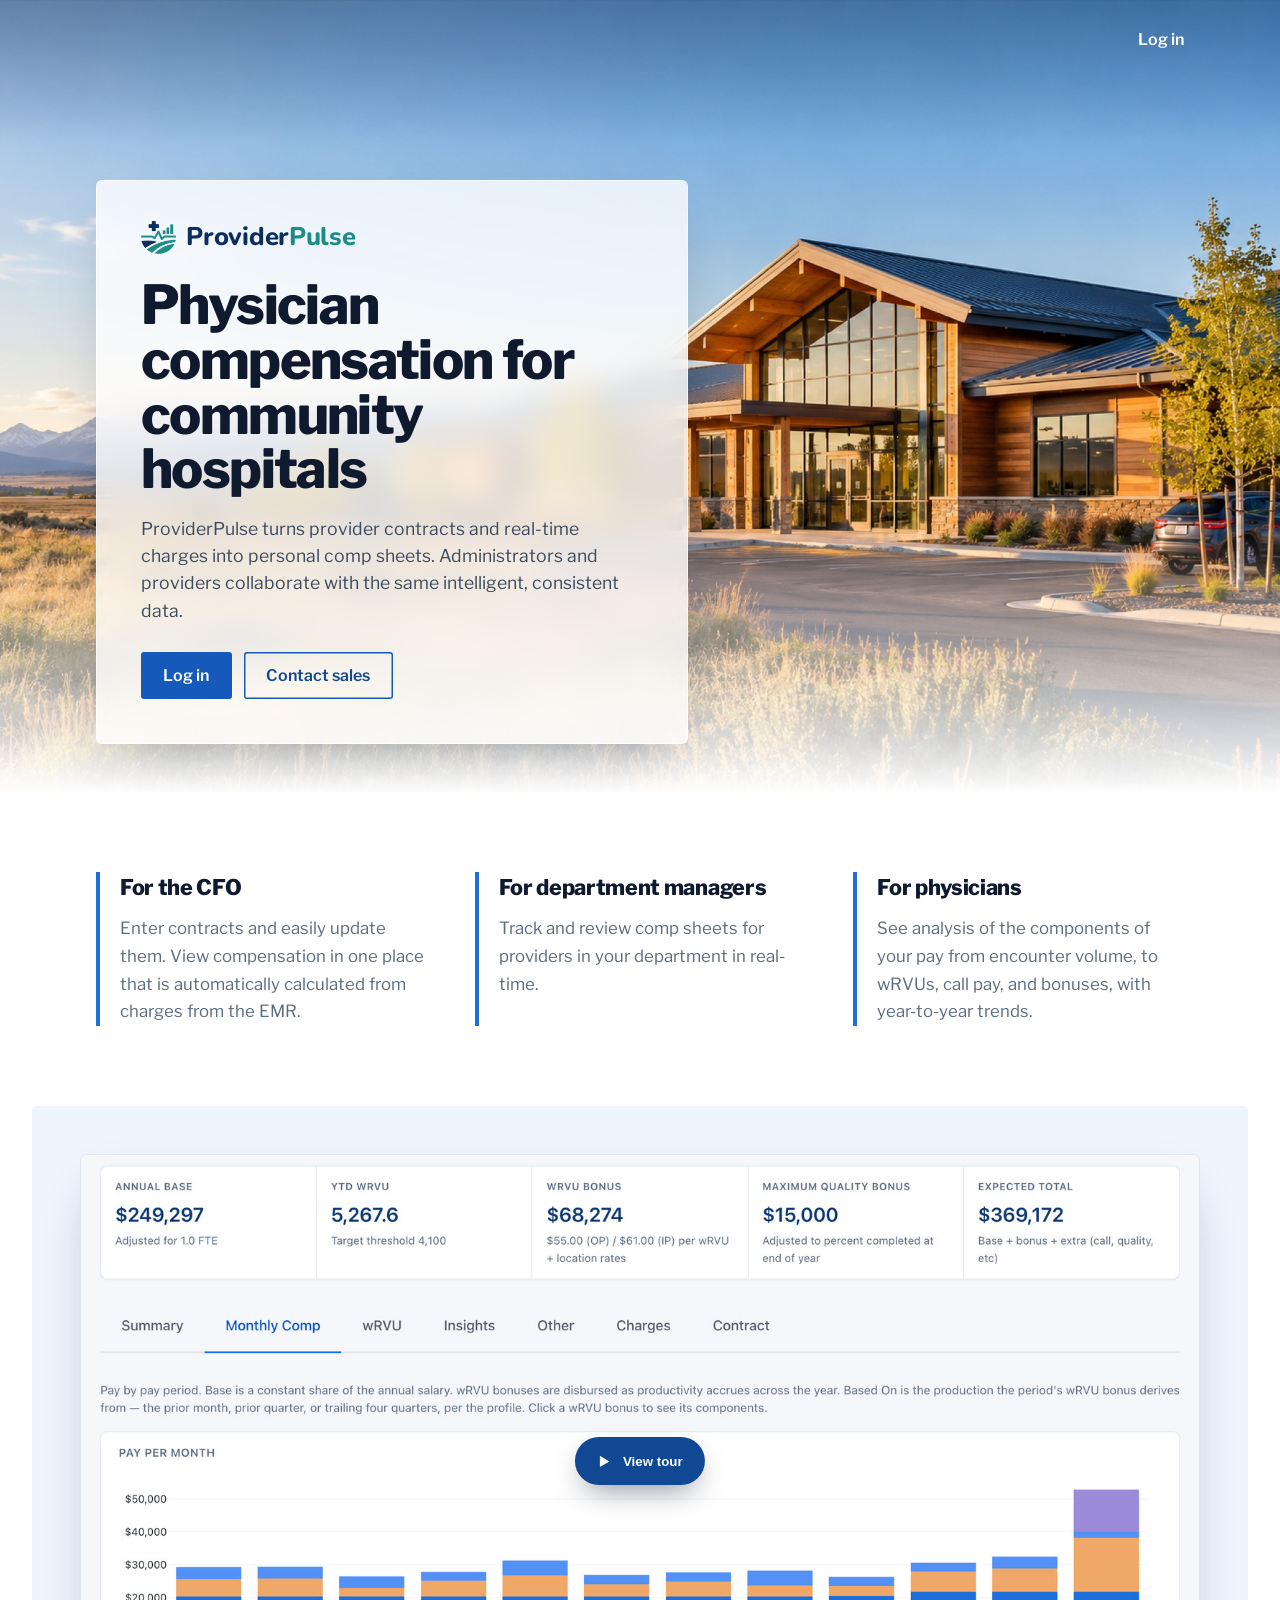
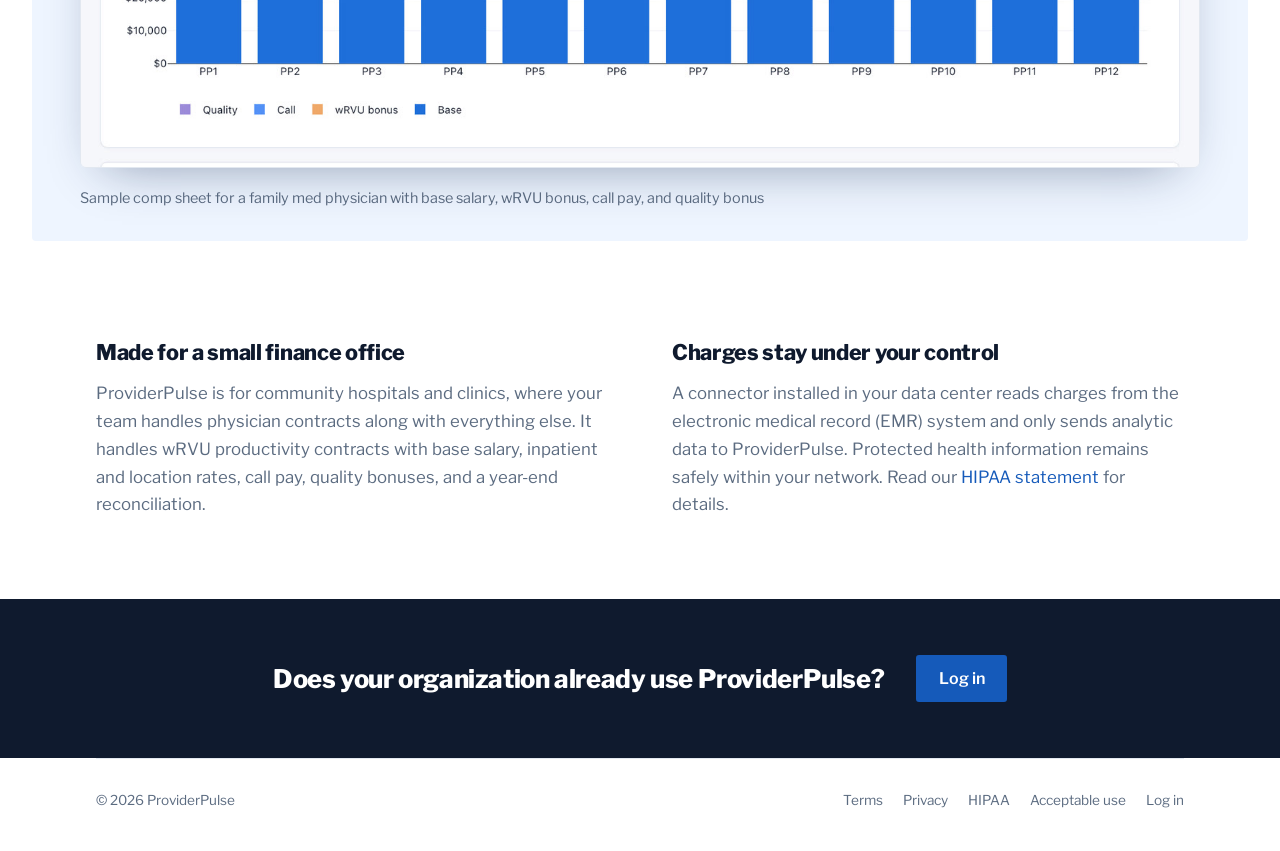
<file: index.html>
<!doctype html>
<html lang="en">
  <head>
    <meta charset="UTF-8" />
    <meta name="viewport" content="width=device-width, initial-scale=1.0" />
    <title>
      ProviderPulse: physician compensation for community hospitals and clinics
    </title>
    <meta
      name="description"
      content="ProviderPulse simplifies management of provider compensation through intelligent comp sheets. Built for community hospitals and clinics."
    />
    <link rel="icon" type="image/png" href="logo-icon.png" />
    <link rel="preconnect" href="https://fonts.googleapis.com" />
    <link rel="preconnect" href="https://fonts.gstatic.com" crossorigin />
    <link
      rel="stylesheet"
      href="https://fonts.googleapis.com/css2?family=Libre+Franklin:wght@400;500;600;800&family=Nunito:wght@800&display=swap"
    />
    <link rel="stylesheet" href="styles/landing.css" />
  </head>
  <body>
    <header class="co-hero">
      <img class="co-hero-img" src="landing/hospital.jpg" />
      <nav class="co-nav">
        <a
          class="co-nav-login"
          href="https://app.getproviderpulse.com/login.html"
          >Log in</a
        >
      </nav>
      <div class="co-hero-text">
        <div class="co-hero-panel">
          <a class="wordmark" href="/"
            ><img src="logo-mark.png" alt="" /><span
              >Provider<b>Pulse</b></span
            ></a
          >
          <h1>Physician compensation for community hospitals</h1>
          <p>
            ProviderPulse turns provider contracts and real-time charges into
            personal comp sheets. Administrators and providers collaborate with
            the same intelligent, consistent data.
          </p>
          <div class="co-actions">
            <a class="co-btn" href="https://app.getproviderpulse.com/login.html"
              >Log in</a
            >
            <a
              class="co-btn co-btn-ghost"
              href="mailto:welcome@getproviderpulse.com?subject=ProviderPulse%20demo%20request&amp;body=Hello%2C%0A%0AI%27d%20like%20to%20learn%20more%20about%20ProviderPulse%20for%20our%20organization.%0A%0AName%3A%0AClinic%3A%0ANumber%20of%20providers%3A%0ABest%20way%20to%20reach%20me%3A%0A"
              >Contact sales</a
            >
          </div>
        </div>
      </div>
    </header>

    <main>
      <section class="co-roles">
        <article>
          <h2>For the CFO</h2>
          <p>
            Enter contracts and easily update them. View compensation in one
            place that is automatically calculated from charges from the EMR.
          </p>
        </article>
        <article>
          <h2>For department managers</h2>
          <p>
            Track and review comp sheets for providers in your department in
            real-time.
          </p>
        </article>
        <article>
          <h2>For physicians</h2>
          <p>
            See analysis of the components of your pay from encounter volume, to
            wRVUs, call pay, and bonuses, with year-to-year trends.
          </p>
        </article>
      </section>

      <section class="co-shot">
        <figure>
          <button class="co-shot-open" type="button" aria-haspopup="dialog">
            <img
              src="landing/compsheet.jpg"
              alt="A ProviderPulse comp sheet showing annual base, wRVUs, bonus, and pay by month"
              loading="lazy"
            />
            <span class="co-play">
              <svg viewBox="0 0 24 24" aria-hidden="true">
                <path d="M8 5.5v13l11-6.5z" />
              </svg>
              View tour
            </span>
          </button>
          <figcaption>
            Sample comp sheet for a family med physician with base salary, wRVU
            bonus, call pay, and quality bonus
          </figcaption>
        </figure>
      </section>

      <dialog class="co-tour" aria-label="ProviderPulse tour">
        <video
          src="landing/providerpulse-tour.mp4"
          poster="landing/providerpulse-tour-poster.jpg"
          controls
          playsinline
          preload="none"
        ></video>
        <button class="co-tour-close" type="button" aria-label="Close tour">
          <svg viewBox="0 0 24 24" aria-hidden="true">
            <path d="M6 6l12 12M18 6L6 18" />
          </svg>
        </button>
      </dialog>

      <section class="co-split">
        <div>
          <h2>Made for a small finance office</h2>
          <p>
            ProviderPulse is for community hospitals and clinics, where your
            team handles physician contracts along with everything else. It
            handles wRVU productivity contracts with base salary, inpatient and
            location rates, call pay, quality bonuses, and a year-end
            reconciliation.
          </p>
        </div>
        <div>
          <h2>Charges stay under your control</h2>
          <p>
            A connector installed in your data center reads charges from the
            electronic medical record (EMR) system and only sends analytic data
            to ProviderPulse. Protected health information remains safely within
            your network. Read our
            <a href="hipaa.html">HIPAA statement</a>
            for details.
          </p>
        </div>
      </section>

      <section class="co-close">
        <h2>Does your organization already use ProviderPulse?</h2>
        <a class="co-btn" href="https://app.getproviderpulse.com/login.html"
          >Log in</a
        >
      </section>
    </main>

    <footer class="lp-footer">
      <span>&copy; 2026 ProviderPulse</span>
      <nav>
        <a href="terms.html">Terms</a>
        <a href="privacy.html">Privacy</a>
        <a href="hipaa.html">HIPAA</a>
        <a href="aup.html">Acceptable use</a>
        <a href="https://app.getproviderpulse.com/login.html">Log in</a>
      </nav>
    </footer>

    <script>
      // Screenshot opens the tour in a modal. Closing pauses it.
      const tour = document.querySelector(".co-tour");
      const tourVideo = tour.querySelector("video");
      document.querySelector(".co-shot-open").addEventListener("click", () => {
        tour.showModal();
        tourVideo.load(); // start over from the beginning
        tourVideo.play();
      });
      tour
        .querySelector(".co-tour-close")
        .addEventListener("click", () => tour.close());
      tour.addEventListener("click", (e) => {
        if (e.target === tour) tour.close(); // backdrop click
      });
      tour.addEventListener("close", () => tourVideo.pause());
    </script>
  </body>
</html>
</file>
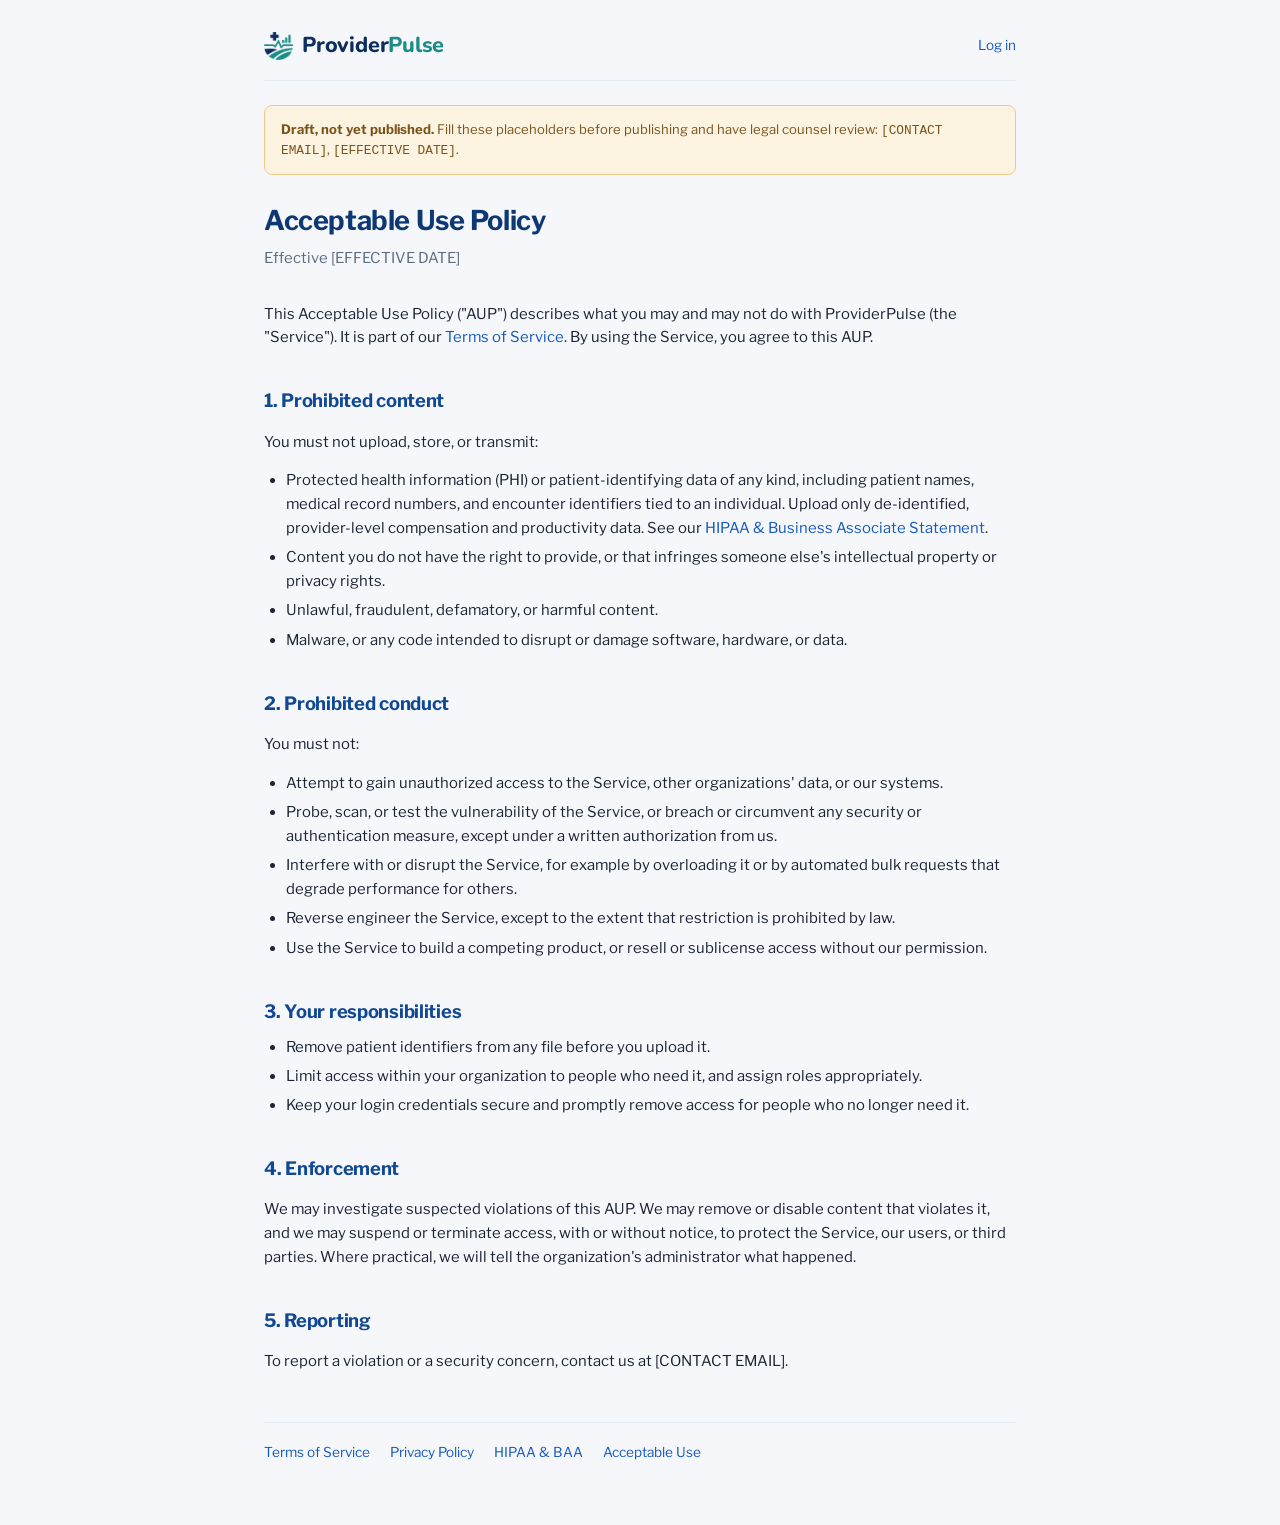
<file: aup.html>
<!doctype html>
<html lang="en">
  <head>
    <meta charset="UTF-8" />
    <meta name="viewport" content="width=device-width, initial-scale=1.0" />
    <title>Acceptable Use Policy · ProviderPulse</title>
    <link rel="icon" type="image/png" href="logo-icon.png" />
    <link rel="preconnect" href="https://fonts.googleapis.com" />
    <link rel="preconnect" href="https://fonts.gstatic.com" crossorigin />
    <link
      rel="stylesheet"
      href="https://fonts.googleapis.com/css2?family=Libre+Franklin:wght@400;500;600;800&family=Nunito:wght@800&display=swap"
    />
    <link rel="stylesheet" href="styles/legal.css" />
  </head>
  <body>
    <div class="legal-shell">
      <header class="legal-header">
        <a href="/" class="wordmark"><img src="logo-mark.png" alt="" /><span>Provider<b>Pulse</b></span></a>
        <a href="https://app.getproviderpulse.com/login.html">Log in</a>
      </header>

      <div class="legal-draft-note">
        <strong>Draft, not yet published.</strong> Fill these placeholders before
        publishing and have legal counsel review:
        <code>[CONTACT EMAIL]</code>, <code>[EFFECTIVE DATE]</code>.
      </div>

      <main class="legal-prose">
        <h1>Acceptable Use Policy</h1>
        <p class="legal-effective">Effective [EFFECTIVE DATE]</p>

        <p>
          This Acceptable Use Policy ("AUP") describes what you may and may not do with
          ProviderPulse (the "Service"). It is part of our
          <a href="terms.html">Terms of Service</a>. By using the Service, you agree to this
          AUP.
        </p>

        <h2>1. Prohibited content</h2>
        <p>You must not upload, store, or transmit:</p>
        <ul>
          <li>Protected health information (PHI) or patient-identifying data of any kind,
            including patient names, medical record numbers, and encounter identifiers tied to
            an individual. Upload only de-identified, provider-level compensation and
            productivity data. See our
            <a href="hipaa.html">HIPAA &amp; Business Associate Statement</a>.</li>
          <li>Content you do not have the right to provide, or that infringes someone else's
            intellectual property or privacy rights.</li>
          <li>Unlawful, fraudulent, defamatory, or harmful content.</li>
          <li>Malware, or any code intended to disrupt or damage software, hardware, or
            data.</li>
        </ul>

        <h2>2. Prohibited conduct</h2>
        <p>You must not:</p>
        <ul>
          <li>Attempt to gain unauthorized access to the Service, other organizations' data,
            or our systems.</li>
          <li>Probe, scan, or test the vulnerability of the Service, or breach or circumvent
            any security or authentication measure, except under a written authorization from
            us.</li>
          <li>Interfere with or disrupt the Service, for example by overloading it or by
            automated bulk requests that degrade performance for others.</li>
          <li>Reverse engineer the Service, except to the extent that restriction is
            prohibited by law.</li>
          <li>Use the Service to build a competing product, or resell or sublicense access
            without our permission.</li>
        </ul>

        <h2>3. Your responsibilities</h2>
        <ul>
          <li>Remove patient identifiers from any file before you upload it.</li>
          <li>Limit access within your organization to people who need it, and assign roles
            appropriately.</li>
          <li>Keep your login credentials secure and promptly remove access for people who no
            longer need it.</li>
        </ul>

        <h2>4. Enforcement</h2>
        <p>
          We may investigate suspected violations of this AUP. We may remove or disable content
          that violates it, and we may suspend or terminate access, with or without notice, to
          protect the Service, our users, or third parties. Where practical, we will tell the
          organization's administrator what happened.
        </p>

        <h2>5. Reporting</h2>
        <p>
          To report a violation or a security concern, contact us at [CONTACT EMAIL].
        </p>
      </main>

      <footer class="legal-footer">
        <a href="terms.html">Terms of Service</a>
        <a href="privacy.html">Privacy Policy</a>
        <a href="hipaa.html">HIPAA &amp; BAA</a>
        <a href="aup.html">Acceptable Use</a>
      </footer>
    </div>
  </body>
</html>
</file>
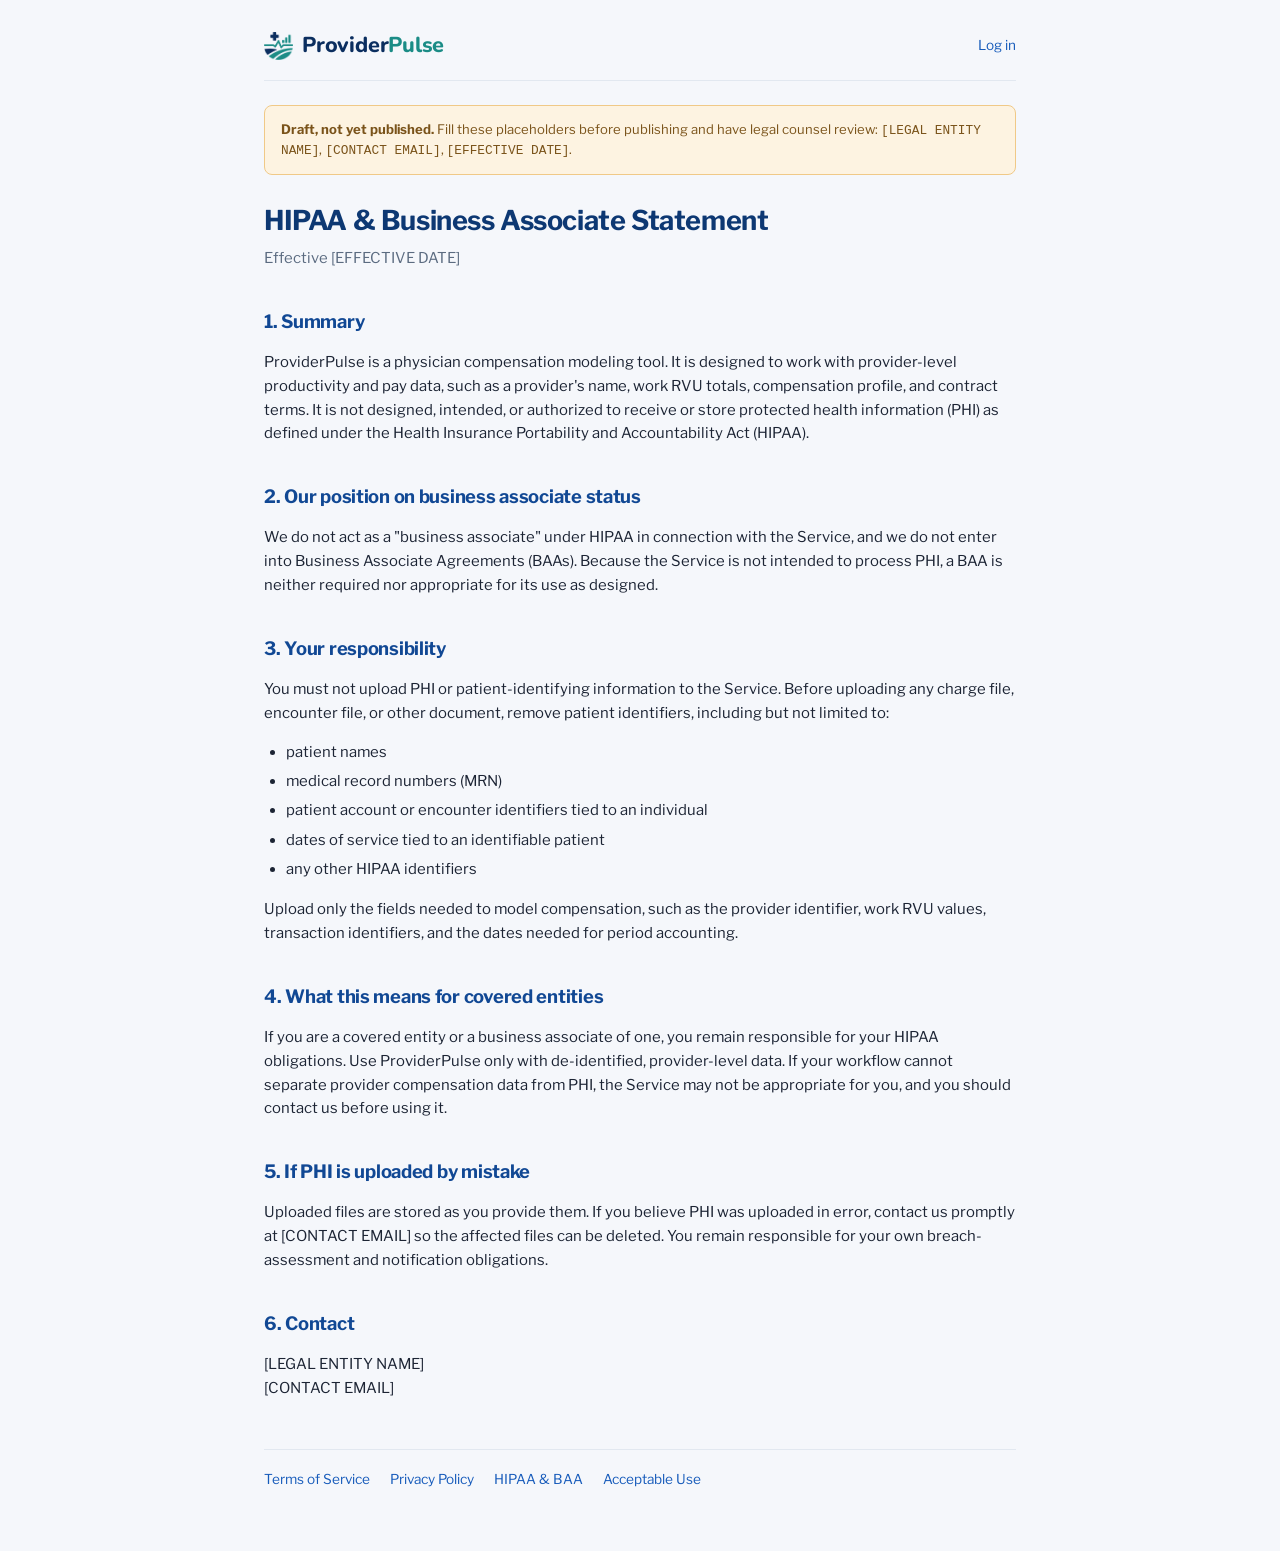
<file: hipaa.html>
<!doctype html>
<html lang="en">
  <head>
    <meta charset="UTF-8" />
    <meta name="viewport" content="width=device-width, initial-scale=1.0" />
    <title>HIPAA &amp; Business Associate Statement · ProviderPulse</title>
    <link rel="icon" type="image/png" href="logo-icon.png" />
    <link rel="preconnect" href="https://fonts.googleapis.com" />
    <link rel="preconnect" href="https://fonts.gstatic.com" crossorigin />
    <link
      rel="stylesheet"
      href="https://fonts.googleapis.com/css2?family=Libre+Franklin:wght@400;500;600;800&family=Nunito:wght@800&display=swap"
    />
    <link rel="stylesheet" href="styles/legal.css" />
  </head>
  <body>
    <div class="legal-shell">
      <header class="legal-header">
        <a href="/" class="wordmark"><img src="logo-mark.png" alt="" /><span>Provider<b>Pulse</b></span></a>
        <a href="https://app.getproviderpulse.com/login.html">Log in</a>
      </header>

      <div class="legal-draft-note">
        <strong>Draft, not yet published.</strong> Fill these placeholders before
        publishing and have legal counsel review:
        <code>[LEGAL ENTITY NAME]</code>, <code>[CONTACT EMAIL]</code>,
        <code>[EFFECTIVE DATE]</code>.
      </div>

      <main class="legal-prose">
        <h1>HIPAA &amp; Business Associate Statement</h1>
        <p class="legal-effective">Effective [EFFECTIVE DATE]</p>

        <h2>1. Summary</h2>
        <p>
          ProviderPulse is a physician compensation modeling tool. It is designed to work with
          provider-level productivity and pay data, such as a provider's name, work RVU
          totals, compensation profile, and contract terms. It is not designed, intended, or
          authorized to receive or store protected health information (PHI) as defined under
          the Health Insurance Portability and Accountability Act (HIPAA).
        </p>

        <h2>2. Our position on business associate status</h2>
        <p>
          We do not act as a "business associate" under HIPAA in connection with the Service,
          and we do not enter into Business Associate Agreements (BAAs). Because the Service is
          not intended to process PHI, a BAA is neither required nor appropriate for its use as
          designed.
        </p>

        <h2>3. Your responsibility</h2>
        <p>
          You must not upload PHI or patient-identifying information to the Service. Before
          uploading any charge file, encounter file, or other document, remove patient
          identifiers, including but not limited to:
        </p>
        <ul>
          <li>patient names</li>
          <li>medical record numbers (MRN)</li>
          <li>patient account or encounter identifiers tied to an individual</li>
          <li>dates of service tied to an identifiable patient</li>
          <li>any other HIPAA identifiers</li>
        </ul>
        <p>
          Upload only the fields needed to model compensation, such as the provider
          identifier, work RVU values, transaction identifiers, and the dates needed for period
          accounting.
        </p>

        <h2>4. What this means for covered entities</h2>
        <p>
          If you are a covered entity or a business associate of one, you remain responsible
          for your HIPAA obligations. Use ProviderPulse only with de-identified, provider-level
          data. If your workflow cannot separate provider compensation data from PHI, the
          Service may not be appropriate for you, and you should contact us before using it.
        </p>

        <h2>5. If PHI is uploaded by mistake</h2>
        <p>
          Uploaded files are stored as you provide them. If you believe PHI was uploaded in
          error, contact us promptly at [CONTACT EMAIL] so the affected files can be deleted.
          You remain responsible for your own breach-assessment and notification obligations.
        </p>

        <h2>6. Contact</h2>
        <p>
          [LEGAL ENTITY NAME]<br />
          [CONTACT EMAIL]
        </p>
      </main>

      <footer class="legal-footer">
        <a href="terms.html">Terms of Service</a>
        <a href="privacy.html">Privacy Policy</a>
        <a href="hipaa.html">HIPAA &amp; BAA</a>
        <a href="aup.html">Acceptable Use</a>
      </footer>
    </div>
  </body>
</html>
</file>
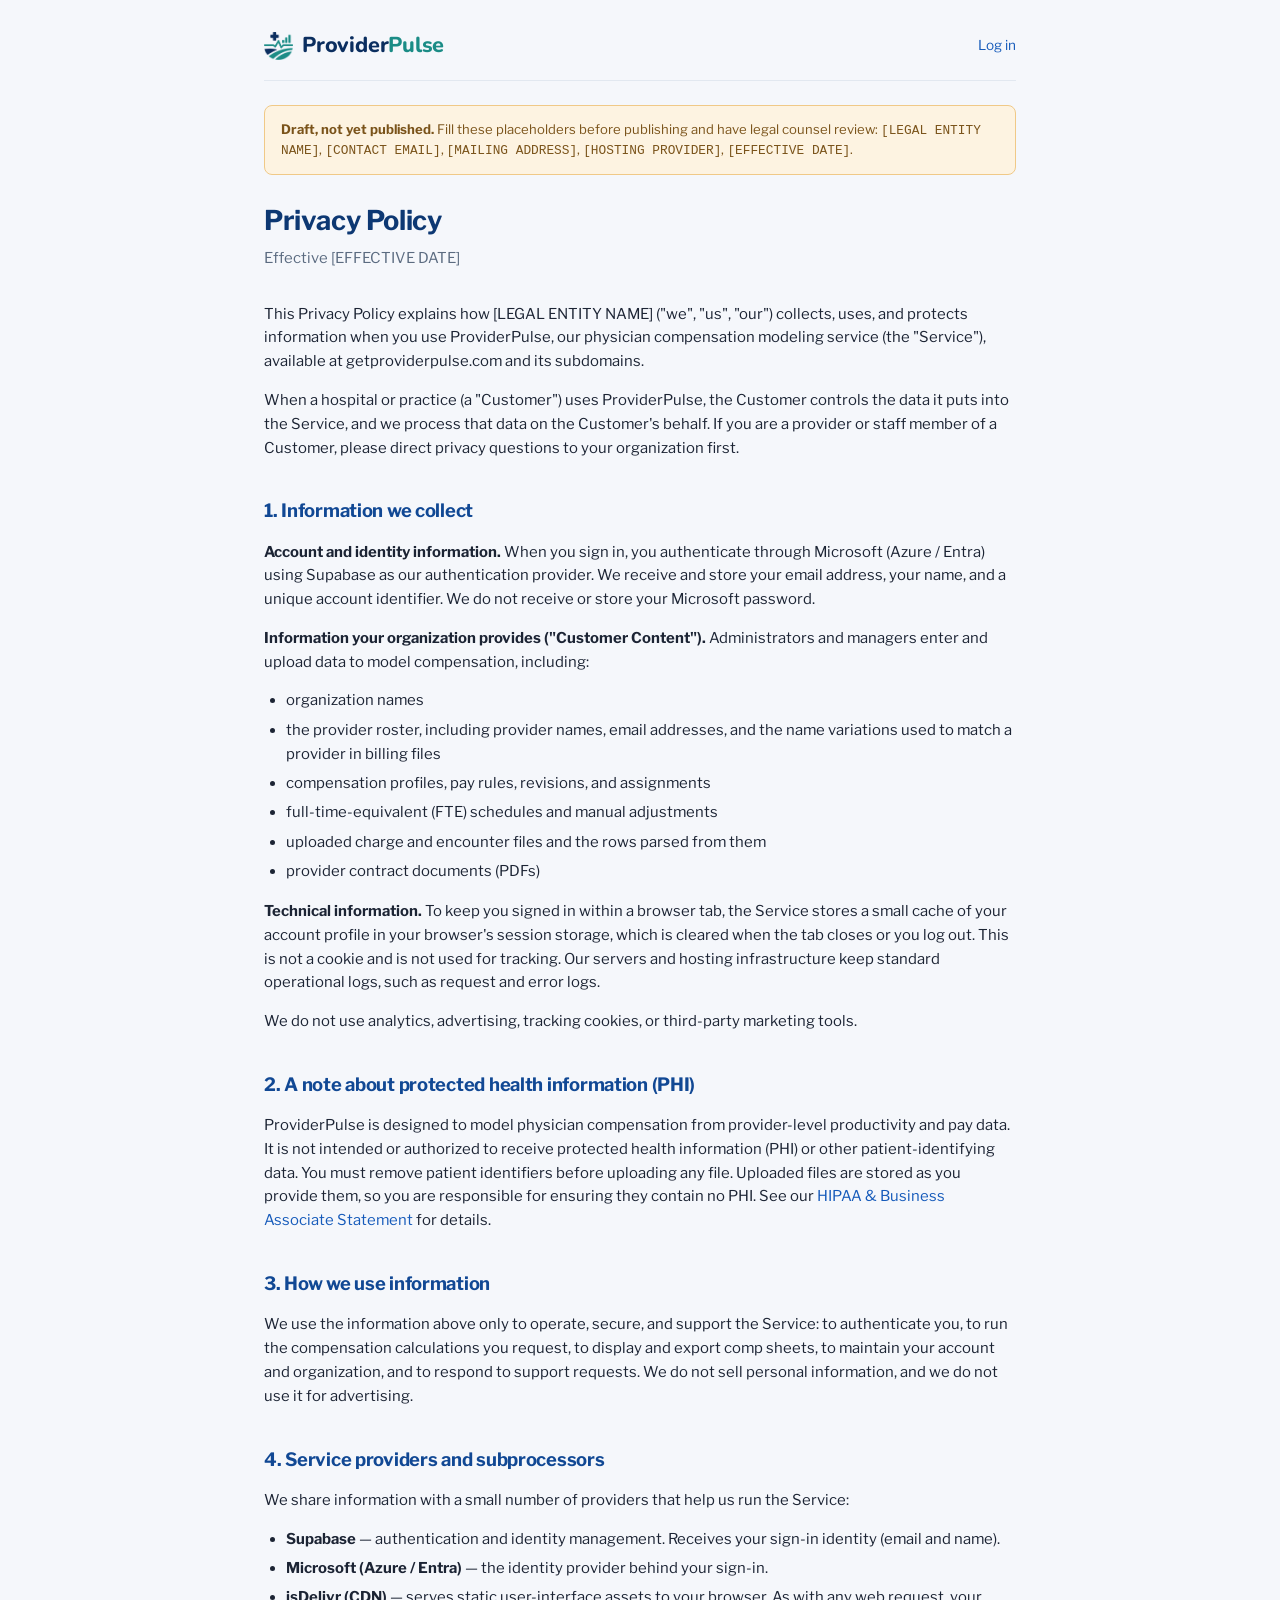
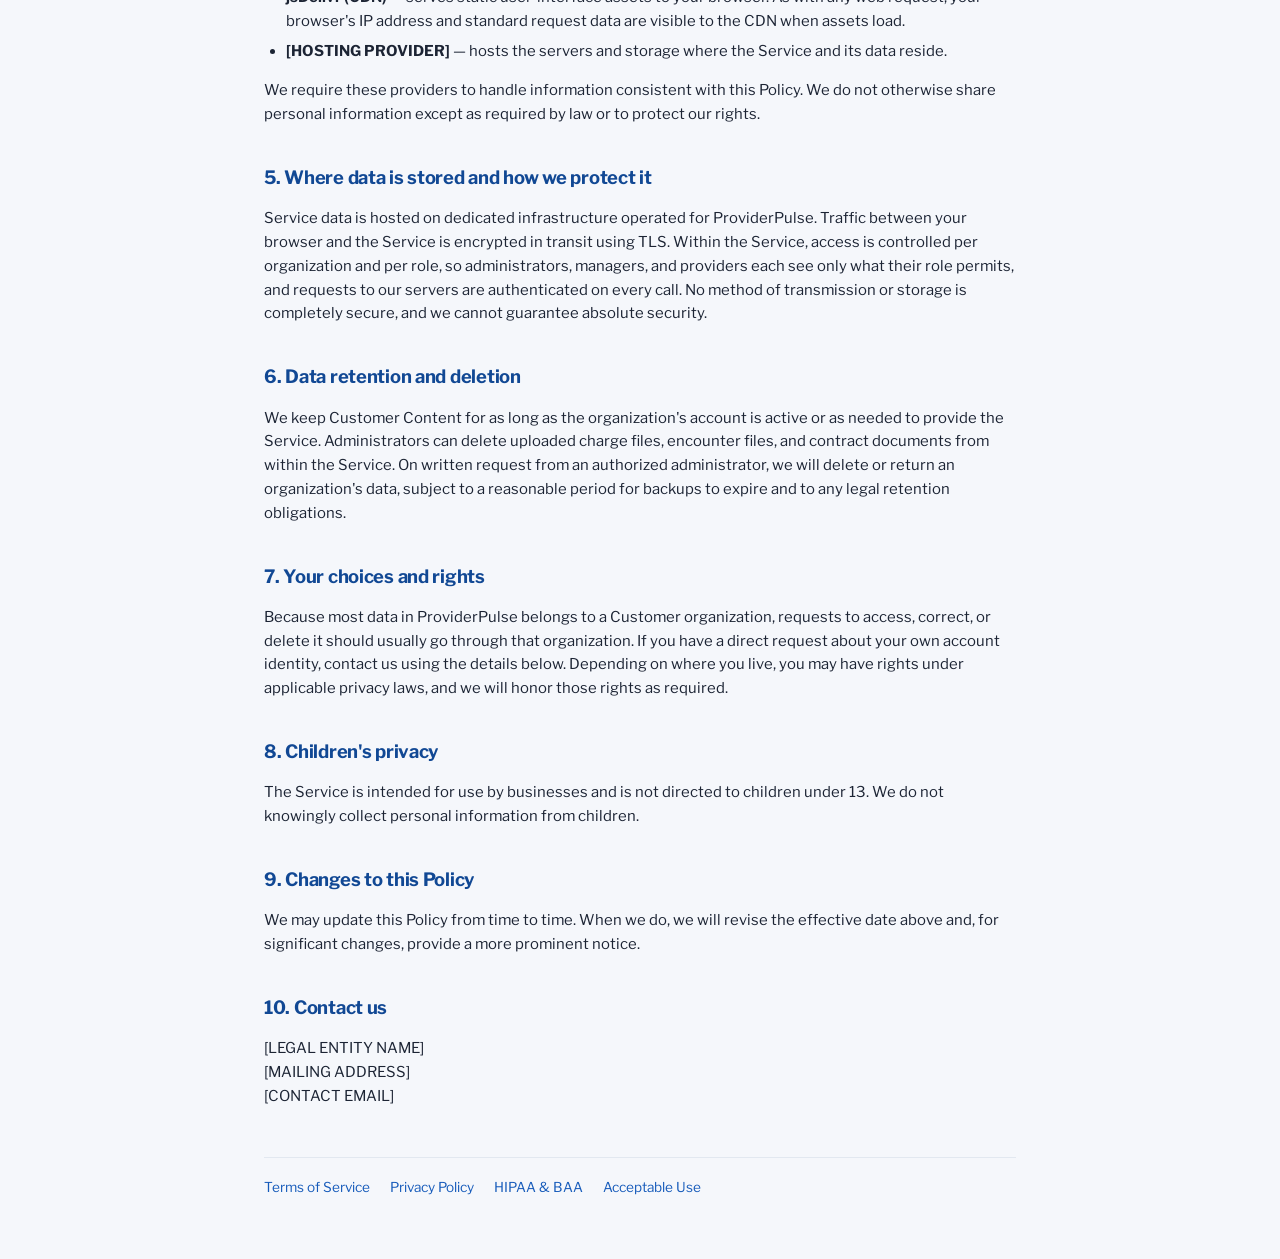
<file: privacy.html>
<!doctype html>
<html lang="en">
  <head>
    <meta charset="UTF-8" />
    <meta name="viewport" content="width=device-width, initial-scale=1.0" />
    <title>Privacy Policy · ProviderPulse</title>
    <link rel="icon" type="image/png" href="logo-icon.png" />
    <link rel="preconnect" href="https://fonts.googleapis.com" />
    <link rel="preconnect" href="https://fonts.gstatic.com" crossorigin />
    <link
      rel="stylesheet"
      href="https://fonts.googleapis.com/css2?family=Libre+Franklin:wght@400;500;600;800&family=Nunito:wght@800&display=swap"
    />
    <link rel="stylesheet" href="styles/legal.css" />
  </head>
  <body>
    <div class="legal-shell">
      <header class="legal-header">
        <a href="/" class="wordmark"><img src="logo-mark.png" alt="" /><span>Provider<b>Pulse</b></span></a>
        <a href="https://app.getproviderpulse.com/login.html">Log in</a>
      </header>

      <div class="legal-draft-note">
        <strong>Draft, not yet published.</strong> Fill these placeholders before
        publishing and have legal counsel review:
        <code>[LEGAL ENTITY NAME]</code>, <code>[CONTACT EMAIL]</code>,
        <code>[MAILING ADDRESS]</code>, <code>[HOSTING PROVIDER]</code>,
        <code>[EFFECTIVE DATE]</code>.
      </div>

      <main class="legal-prose">
        <h1>Privacy Policy</h1>
        <p class="legal-effective">Effective [EFFECTIVE DATE]</p>

        <p>
          This Privacy Policy explains how [LEGAL ENTITY NAME] ("we", "us", "our")
          collects, uses, and protects information when you use ProviderPulse, our physician
          compensation modeling service (the "Service"), available at getproviderpulse.com and its
          subdomains.
        </p>
        <p>
          When a hospital or practice (a "Customer") uses ProviderPulse, the Customer controls
          the data it puts into the Service, and we process that data on the Customer's
          behalf. If you are a provider or staff member of a Customer, please direct
          privacy questions to your organization first.
        </p>

        <h2>1. Information we collect</h2>
        <p><strong>Account and identity information.</strong> When you sign in, you
          authenticate through Microsoft (Azure / Entra) using Supabase as our
          authentication provider. We receive and store your email address, your name, and
          a unique account identifier. We do not receive or store your Microsoft password.</p>
        <p><strong>Information your organization provides ("Customer Content").</strong>
          Administrators and managers enter and upload data to model compensation,
          including:</p>
        <ul>
          <li>organization names</li>
          <li>the provider roster, including provider names, email addresses, and the name
            variations used to match a provider in billing files</li>
          <li>compensation profiles, pay rules, revisions, and assignments</li>
          <li>full-time-equivalent (FTE) schedules and manual adjustments</li>
          <li>uploaded charge and encounter files and the rows parsed from them</li>
          <li>provider contract documents (PDFs)</li>
        </ul>
        <p><strong>Technical information.</strong> To keep you signed in within a browser
          tab, the Service stores a small cache of your account profile in your browser's
          session storage, which is cleared when the tab closes or you log out. This is not
          a cookie and is not used for tracking. Our servers and hosting infrastructure keep
          standard operational logs, such as request and error logs.</p>
        <p>We do not use analytics, advertising, tracking cookies, or third-party marketing
          tools.</p>

        <h2>2. A note about protected health information (PHI)</h2>
        <p>
          ProviderPulse is designed to model physician compensation from provider-level
          productivity and pay data. It is not intended or authorized to receive protected
          health information (PHI) or other patient-identifying data. You must remove patient
          identifiers before uploading any file. Uploaded files are stored as you provide
          them, so you are responsible for ensuring they contain no PHI. See our
          <a href="hipaa.html">HIPAA &amp; Business Associate Statement</a> for details.
        </p>

        <h2>3. How we use information</h2>
        <p>
          We use the information above only to operate, secure, and support the Service: to
          authenticate you, to run the compensation calculations you request, to display and
          export comp sheets, to maintain your account and organization, and to respond to
          support requests. We do not sell personal information, and we do not use it for
          advertising.
        </p>

        <h2>4. Service providers and subprocessors</h2>
        <p>We share information with a small number of providers that help us run the
          Service:</p>
        <ul>
          <li><strong>Supabase</strong> — authentication and identity management. Receives
            your sign-in identity (email and name).</li>
          <li><strong>Microsoft (Azure / Entra)</strong> — the identity provider behind your
            sign-in.</li>
          <li><strong>jsDelivr (CDN)</strong> — serves static user-interface assets to your
            browser. As with any web request, your browser's IP address and standard request
            data are visible to the CDN when assets load.</li>
          <li><strong>[HOSTING PROVIDER]</strong> — hosts the servers and storage where the
            Service and its data reside.</li>
        </ul>
        <p>We require these providers to handle information consistent with this Policy. We
          do not otherwise share personal information except as required by law or to protect
          our rights.</p>

        <h2>5. Where data is stored and how we protect it</h2>
        <p>
          Service data is hosted on dedicated infrastructure operated for ProviderPulse. Traffic
          between your browser and the Service is encrypted in transit using TLS. Within the
          Service, access is controlled per organization and per role, so administrators,
          managers, and providers each see only what their role permits, and requests to our
          servers are authenticated on every call. No method of transmission or storage is
          completely secure, and we cannot guarantee absolute security.
        </p>

        <h2>6. Data retention and deletion</h2>
        <p>
          We keep Customer Content for as long as the organization's account is active or as
          needed to provide the Service. Administrators can delete uploaded charge files,
          encounter files, and contract documents from within the Service. On written request
          from an authorized administrator, we will delete or return an organization's data,
          subject to a reasonable period for backups to expire and to any legal retention
          obligations.
        </p>

        <h2>7. Your choices and rights</h2>
        <p>
          Because most data in ProviderPulse belongs to a Customer organization, requests to
          access, correct, or delete it should usually go through that organization. If you
          have a direct request about your own account identity, contact us using the details
          below. Depending on where you live, you may have rights under applicable privacy
          laws, and we will honor those rights as required.
        </p>

        <h2>8. Children's privacy</h2>
        <p>
          The Service is intended for use by businesses and is not directed to children under
          13. We do not knowingly collect personal information from children.
        </p>

        <h2>9. Changes to this Policy</h2>
        <p>
          We may update this Policy from time to time. When we do, we will revise the
          effective date above and, for significant changes, provide a more prominent notice.
        </p>

        <h2>10. Contact us</h2>
        <p>
          [LEGAL ENTITY NAME]<br />
          [MAILING ADDRESS]<br />
          [CONTACT EMAIL]
        </p>
      </main>

      <footer class="legal-footer">
        <a href="terms.html">Terms of Service</a>
        <a href="privacy.html">Privacy Policy</a>
        <a href="hipaa.html">HIPAA &amp; BAA</a>
        <a href="aup.html">Acceptable Use</a>
      </footer>
    </div>
  </body>
</html>
</file>
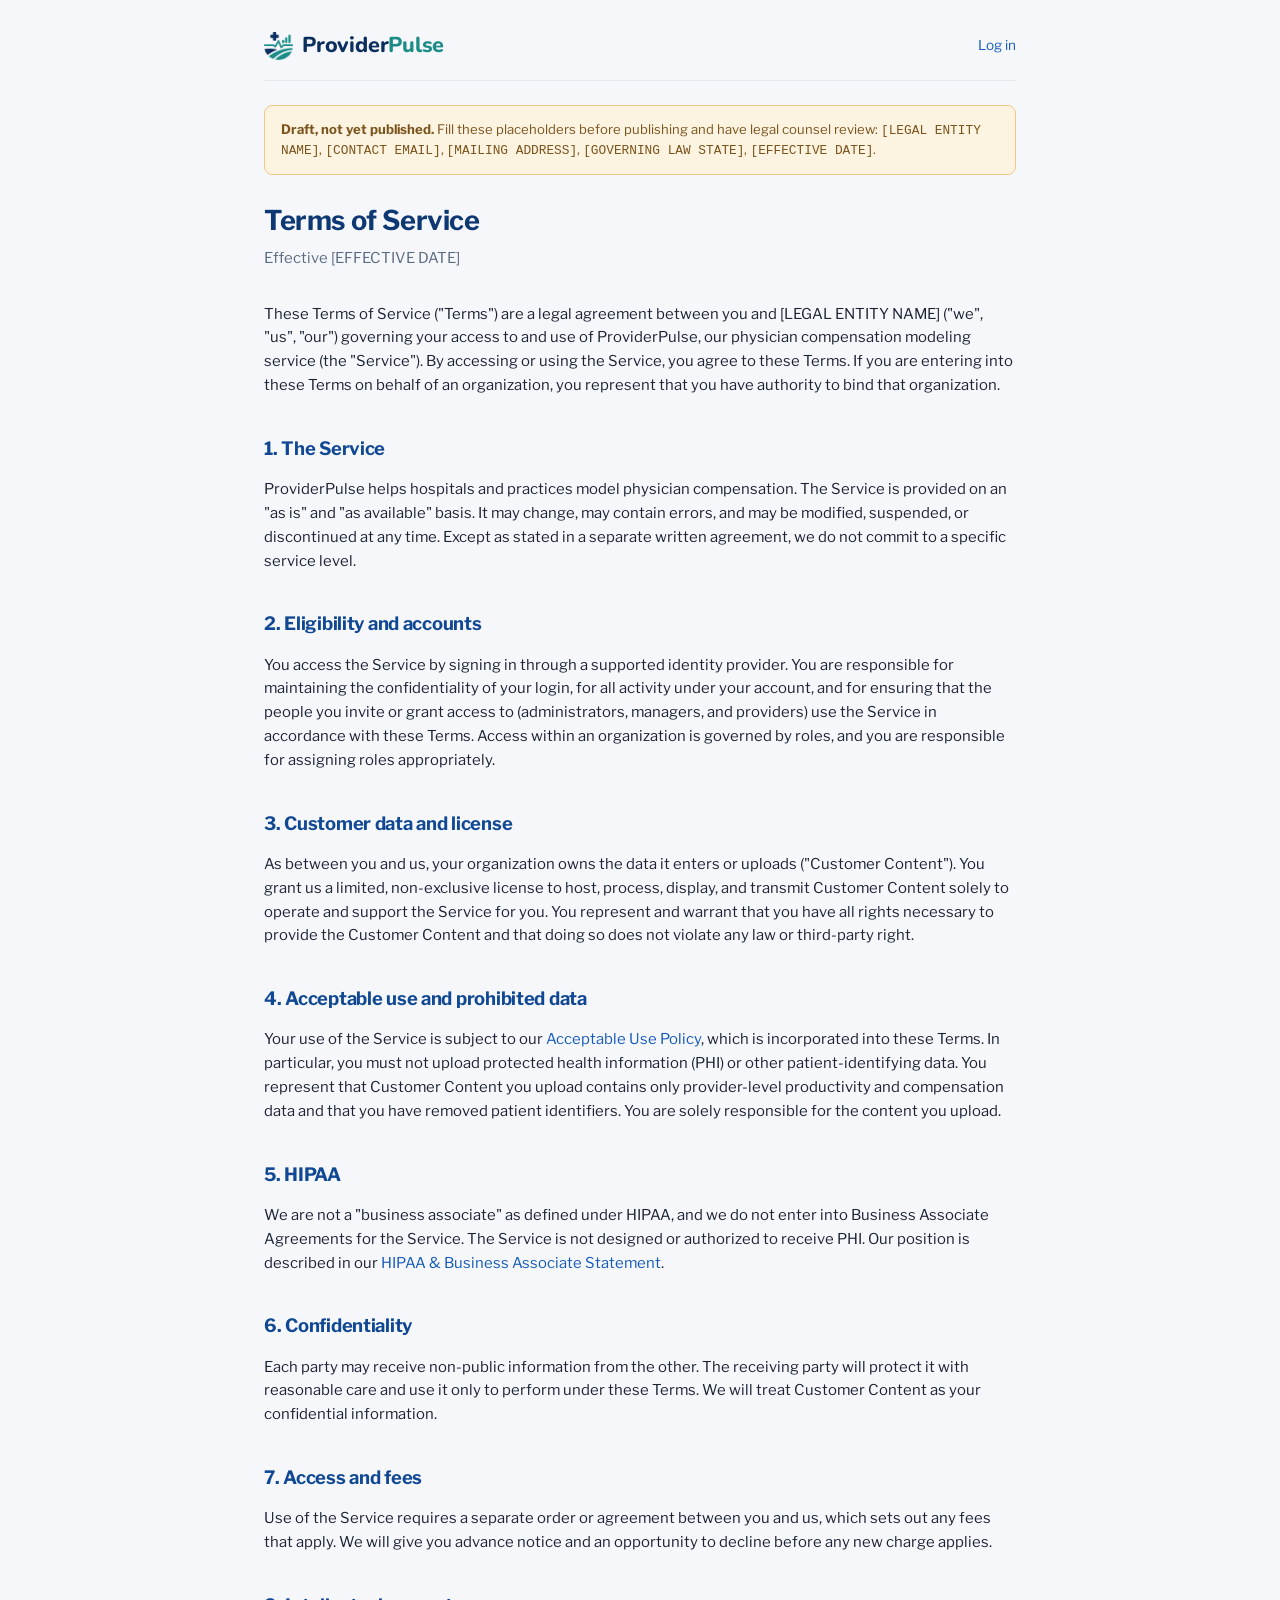
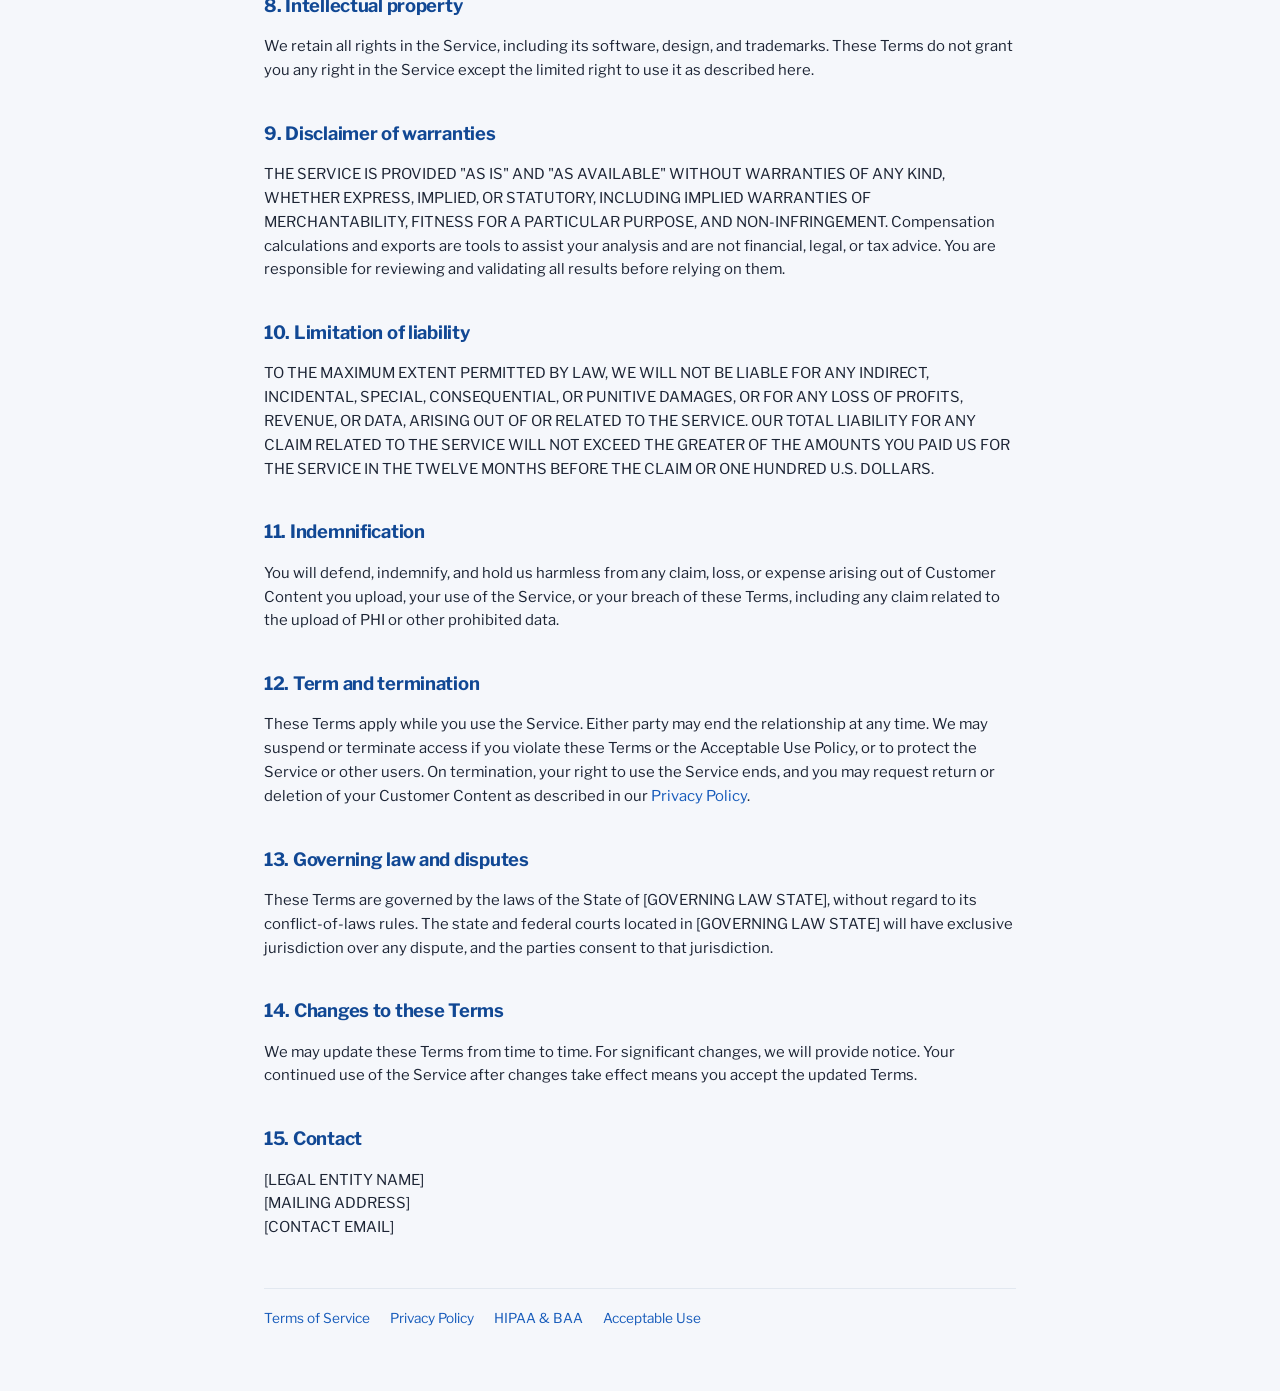
<file: terms.html>
<!doctype html>
<html lang="en">
  <head>
    <meta charset="UTF-8" />
    <meta name="viewport" content="width=device-width, initial-scale=1.0" />
    <title>Terms of Service · ProviderPulse</title>
    <link rel="icon" type="image/png" href="logo-icon.png" />
    <link rel="preconnect" href="https://fonts.googleapis.com" />
    <link rel="preconnect" href="https://fonts.gstatic.com" crossorigin />
    <link
      rel="stylesheet"
      href="https://fonts.googleapis.com/css2?family=Libre+Franklin:wght@400;500;600;800&family=Nunito:wght@800&display=swap"
    />
    <link rel="stylesheet" href="styles/legal.css" />
  </head>
  <body>
    <div class="legal-shell">
      <header class="legal-header">
        <a href="/" class="wordmark"><img src="logo-mark.png" alt="" /><span>Provider<b>Pulse</b></span></a>
        <a href="https://app.getproviderpulse.com/login.html">Log in</a>
      </header>

      <div class="legal-draft-note">
        <strong>Draft, not yet published.</strong> Fill these placeholders before
        publishing and have legal counsel review:
        <code>[LEGAL ENTITY NAME]</code>, <code>[CONTACT EMAIL]</code>,
        <code>[MAILING ADDRESS]</code>, <code>[GOVERNING LAW STATE]</code>,
        <code>[EFFECTIVE DATE]</code>.
      </div>

      <main class="legal-prose">
        <h1>Terms of Service</h1>
        <p class="legal-effective">Effective [EFFECTIVE DATE]</p>

        <p>
          These Terms of Service ("Terms") are a legal agreement between you and
          [LEGAL ENTITY NAME] ("we", "us", "our") governing your access to and use of
          ProviderPulse, our physician compensation modeling service (the "Service"). By accessing
          or using the Service, you agree to these Terms. If you are entering into these Terms
          on behalf of an organization, you represent that you have authority to bind that
          organization.
        </p>

        <h2>1. The Service</h2>
        <p>
          ProviderPulse helps hospitals and practices model physician compensation. The Service is
          provided on an "as is" and "as available" basis. It may change, may contain errors,
          and may be modified, suspended, or discontinued at any time. Except as stated in a
          separate written agreement, we do not commit to a specific service level.
        </p>

        <h2>2. Eligibility and accounts</h2>
        <p>
          You access the Service by signing in through a supported identity provider. You are
          responsible for maintaining the confidentiality of your login, for all activity
          under your account, and for ensuring that the people you invite or grant access to
          (administrators, managers, and providers) use the Service in accordance with these
          Terms. Access within an organization is governed by roles, and you are responsible
          for assigning roles appropriately.
        </p>

        <h2>3. Customer data and license</h2>
        <p>
          As between you and us, your organization owns the data it enters or uploads
          ("Customer Content"). You grant us a limited, non-exclusive license to host,
          process, display, and transmit Customer Content solely to operate and support the
          Service for you. You represent and warrant that you have all rights necessary to
          provide the Customer Content and that doing so does not violate any law or
          third-party right.
        </p>

        <h2>4. Acceptable use and prohibited data</h2>
        <p>
          Your use of the Service is subject to our
          <a href="aup.html">Acceptable Use Policy</a>, which is incorporated into these
          Terms. In particular, you must not upload protected health information (PHI) or other
          patient-identifying data. You represent that Customer Content you upload contains
          only provider-level productivity and compensation data and that you have removed
          patient identifiers. You are solely responsible for the content you upload.
        </p>

        <h2>5. HIPAA</h2>
        <p>
          We are not a "business associate" as defined under HIPAA, and we do not enter into
          Business Associate Agreements for the Service. The Service is not designed or
          authorized to receive PHI. Our position is described in our
          <a href="hipaa.html">HIPAA &amp; Business Associate Statement</a>.
        </p>

        <h2>6. Confidentiality</h2>
        <p>
          Each party may receive non-public information from the other. The receiving party
          will protect it with reasonable care and use it only to perform under these Terms.
          We will treat Customer Content as your confidential information.
        </p>

        <h2>7. Access and fees</h2>
        <p>
          Use of the Service requires a separate order or agreement between you and us, which
          sets out any fees that apply. We will give you advance notice and an opportunity to
          decline before any new charge applies.
        </p>

        <h2>8. Intellectual property</h2>
        <p>
          We retain all rights in the Service, including its software, design, and trademarks.
          These Terms do not grant you any right in the Service except the limited right to use
          it as described here.
        </p>

        <h2>9. Disclaimer of warranties</h2>
        <p>
          THE SERVICE IS PROVIDED "AS IS" AND "AS AVAILABLE" WITHOUT WARRANTIES OF ANY KIND,
          WHETHER EXPRESS, IMPLIED, OR STATUTORY, INCLUDING IMPLIED WARRANTIES OF
          MERCHANTABILITY, FITNESS FOR A PARTICULAR PURPOSE, AND NON-INFRINGEMENT.
          Compensation calculations and exports are tools to assist your analysis and are not
          financial, legal, or tax advice. You are responsible for reviewing and validating
          all results before relying on them.
        </p>

        <h2>10. Limitation of liability</h2>
        <p>
          TO THE MAXIMUM EXTENT PERMITTED BY LAW, WE WILL NOT BE LIABLE FOR ANY INDIRECT,
          INCIDENTAL, SPECIAL, CONSEQUENTIAL, OR PUNITIVE DAMAGES, OR FOR ANY LOSS OF PROFITS,
          REVENUE, OR DATA, ARISING OUT OF OR RELATED TO THE SERVICE. OUR TOTAL LIABILITY FOR
          ANY CLAIM RELATED TO THE SERVICE WILL NOT EXCEED THE GREATER OF THE AMOUNTS YOU PAID
          US FOR THE SERVICE IN THE TWELVE MONTHS BEFORE THE CLAIM OR ONE HUNDRED U.S. DOLLARS.
        </p>

        <h2>11. Indemnification</h2>
        <p>
          You will defend, indemnify, and hold us harmless from any claim, loss, or expense
          arising out of Customer Content you upload, your use of the Service, or your breach
          of these Terms, including any claim related to the upload of PHI or other prohibited
          data.
        </p>

        <h2>12. Term and termination</h2>
        <p>
          These Terms apply while you use the Service. Either party may end the relationship at
          any time. We may suspend or terminate access if you violate these Terms or the
          Acceptable Use Policy, or to protect the Service or other users. On termination, your
          right to use the Service ends, and you may request return or deletion of your
          Customer Content as described in our <a href="privacy.html">Privacy Policy</a>.
        </p>

        <h2>13. Governing law and disputes</h2>
        <p>
          These Terms are governed by the laws of the State of [GOVERNING LAW STATE], without
          regard to its conflict-of-laws rules. The state and federal courts located in
          [GOVERNING LAW STATE] will have exclusive jurisdiction over any dispute, and the
          parties consent to that jurisdiction.
        </p>

        <h2>14. Changes to these Terms</h2>
        <p>
          We may update these Terms from time to time. For significant changes, we will provide
          notice. Your continued use of the Service after changes take effect means you accept
          the updated Terms.
        </p>

        <h2>15. Contact</h2>
        <p>
          [LEGAL ENTITY NAME]<br />
          [MAILING ADDRESS]<br />
          [CONTACT EMAIL]
        </p>
      </main>

      <footer class="legal-footer">
        <a href="terms.html">Terms of Service</a>
        <a href="privacy.html">Privacy Policy</a>
        <a href="hipaa.html">HIPAA &amp; BAA</a>
        <a href="aup.html">Acceptable Use</a>
      </footer>
    </div>
  </body>
</html>
</file>
<file: styles/landing.css>
/* Landing page, "County" variant: a documentary photo of a rural hospital with
   plain institutional type. Linked directly by index.html. */
@import './base.css';
@import './landing-footer.css';
@import './wordmark.css';

:root {
  --co-font: 'Libre Franklin', ui-sans-serif, system-ui, sans-serif;
}

body {
  font-family: var(--co-font);
  background: #fff;
  color: var(--cf-text);
}
/* Width without side padding, so the footer rule lines up with the text. */
main > section,
.lp-footer {
  width: min(68rem, calc(100% - 4rem));
  margin-inline: auto;
}

/* --- Hero ---------------------------------------------------------------- */
.co-hero {
  position: relative;
  isolation: isolate;
  min-height: min(88vh, 52rem);
  display: flex;
  flex-direction: column;
  color: #fff;
  overflow: hidden;
}
.co-hero-img {
  position: absolute;
  inset: 0;
  z-index: -1;
  width: 100%;
  height: 100%;
  object-fit: cover;
  object-position: 60% 55%;
}
/* Light shade under the nav, and the photo dissolves into the white page at
   the bottom. The text gets its own panel. */
.co-hero::after {
  content: '';
  position: absolute;
  inset: 0 0 -2px; /* past the edge, so no seam shows against the page */
  background:
    linear-gradient(to bottom, rgba(8, 20, 40, 0.3), transparent 18%),
    linear-gradient(to top, #fff, rgba(255, 255, 255, 0.6) 14%, transparent 34%);
}
.co-nav,
.co-hero-text {
  position: relative;
  z-index: 1;
  width: 100%;
  max-width: 72rem;
  margin: 0 auto;
  padding-inline: 2rem;
}
.co-nav {
  display: flex;
  align-items: center;
  justify-content: flex-end;
  height: 5rem;
}
.co-nav-login {
  color: #fff;
  font-weight: 600;
}
.co-hero-text {
  margin-top: auto;
  padding-bottom: 3rem;
}
/* Frosted panel for the headline, so the photo stays at full brightness. */
.co-hero-panel {
  max-width: 37rem;
  padding: 2.5rem 2.75rem 2.75rem;
  background: rgba(255, 255, 255, 0.8);
  -webkit-backdrop-filter: blur(16px) saturate(1.2);
  backdrop-filter: blur(16px) saturate(1.2);
  border: 1px solid rgba(255, 255, 255, 0.6);
  border-radius: 6px;
  box-shadow: 0 20px 50px -24px rgba(8, 20, 45, 0.35);
}
.co-hero-panel .wordmark {
  margin-bottom: 1.5rem;
}
.co-hero h1 {
  margin: 0;
  color: var(--cf-ink);
  font-size: clamp(2.2rem, 4.2vw, 3.4rem);
  font-weight: 800;
  line-height: 1.02;
  letter-spacing: -0.03em;
}
.co-hero-text p {
  max-width: 36rem;
  margin: 1.1rem 0 1.75rem;
  font-size: 1.1rem;
  line-height: 1.55;
  color: #3d4a5e;
}

.co-actions {
  display: flex;
  flex-wrap: wrap;
  gap: 0.75rem;
}
.co-btn {
  display: inline-flex;
  padding: 0.75rem 1.4rem;
  background: var(--cf-primary-600);
  color: #fff;
  font-weight: 600;
  border-radius: 3px;
}
.co-btn:hover {
  background: var(--cf-primary-700);
  text-decoration: none;
}
.co-btn-ghost {
  background: transparent;
  color: var(--cf-primary-700);
  box-shadow: inset 0 0 0 1.5px var(--cf-primary-600);
}
.co-btn-ghost:hover {
  background: rgba(21, 90, 186, 0.08);
}

/* --- Sections ------------------------------------------------------------ */
main h2 {
  margin: 0 0 0.75rem;
  font-size: 1.35rem;
  font-weight: 800;
  letter-spacing: -0.015em;
}
main p {
  margin: 0;
  font-size: 1.05rem;
  line-height: 1.65;
  color: var(--cf-muted);
}

.co-roles {
  display: grid;
  grid-template-columns: repeat(3, 1fr);
  gap: 3rem;
  padding-block: 5rem 4rem;
}
.co-roles article {
  padding-left: 1.25rem;
  border-left: 4px solid var(--cf-primary-500);
}

/* Screenshot on a sage panel wider than the text column. Clicking it opens
   the tour video. */
main > .co-shot {
  width: min(76rem, calc(100% - 2rem));
  padding-block: 1rem 5rem;
}
.co-shot figure {
  margin: 0;
  padding: 3rem 3rem 2rem;
  background: var(--cf-primary-50);
  border-radius: 4px;
}
.co-shot-open {
  position: relative;
  display: block;
  width: 100%;
  padding: 0;
  border: 0;
  background: none;
  cursor: pointer;
}
.co-shot img {
  display: block;
  width: 100%;
  border: 1px solid var(--cf-border);
  border-radius: 6px;
  box-shadow: 0 20px 50px -24px rgba(8, 30, 70, 0.45);
}
.co-play {
  position: absolute;
  left: 50%;
  top: 50%;
  translate: -50% -50%;
  display: inline-flex;
  align-items: center;
  gap: 0.6rem;
  padding: 0.85rem 1.4rem 0.85rem 1.1rem;
  background: var(--cf-primary-700);
  color: #fff;
  font-weight: 600;
  border-radius: 999px;
  box-shadow: 0 12px 30px -10px rgba(8, 20, 45, 0.55);
  transition: background 0.15s;
}
.co-play svg {
  width: 1.3rem;
  height: 1.3rem;
  fill: currentColor;
}
.co-shot-open:hover .co-play {
  background: var(--cf-primary-800);
}
.co-shot-open:focus-visible {
  outline: 3px solid var(--cf-primary-400);
  outline-offset: 4px;
  border-radius: 8px;
}
.co-shot figcaption {
  max-width: 44rem;
  margin-top: 1.25rem;
  font-size: 0.9rem;
  color: var(--cf-muted);
}

/* Tour modal */
.co-tour {
  width: min(64rem, calc(100% - 2rem));
  padding: 0;
  border: 0;
  border-radius: 8px;
  background: #000;
  overflow: visible;
}
.co-tour::backdrop {
  background: rgba(8, 20, 40, 0.75);
}
.co-tour video {
  display: block;
  width: 100%;
  border-radius: 8px;
}
.co-tour-close {
  position: absolute;
  top: -2.75rem;
  right: 0;
  display: grid;
  place-items: center;
  width: 2.25rem;
  height: 2.25rem;
  padding: 0;
  border: 0;
  border-radius: 50%;
  background: rgba(255, 255, 255, 0.15);
  color: #fff;
  cursor: pointer;
}
.co-tour-close:hover {
  background: rgba(255, 255, 255, 0.28);
}
.co-tour-close svg {
  width: 1.1rem;
  height: 1.1rem;
  stroke: currentColor;
  stroke-width: 2.2;
  stroke-linecap: round;
}

.co-split {
  display: grid;
  grid-template-columns: 1fr 1fr;
  gap: 4rem;
  padding-block: 1rem 5rem;
}

main > .co-close {
  width: auto;
  display: flex;
  align-items: center;
  justify-content: center;
  gap: 2rem;
  padding: 3.5rem 2rem;
  background: var(--cf-ink);
}
.co-close h2 {
  margin: 0;
  color: #fff;
  font-size: 1.6rem;
}

@media (max-width: 860px) {
  .co-roles,
  .co-split {
    grid-template-columns: 1fr;
    gap: 2.25rem;
  }
  .co-shot figure {
    padding: 1rem 1rem 1.25rem;
  }
  .co-play {
    padding: 0.6rem 1rem 0.6rem 0.8rem;
    font-size: 0.9rem;
  }
  .co-hero-panel {
    padding: 1.75rem 1.5rem 2rem;
  }
  /* Photo becomes a 3:2 band cropped to the building, and the panel
     overlaps its faded bottom edge instead of covering it. */
  .co-hero {
    min-height: 0;
  }
  .co-hero-img,
  .co-hero::after {
    bottom: auto;
    height: auto;
    aspect-ratio: 3 / 2;
  }
  .co-hero-img {
    object-position: 90% 50%;
  }
  .co-hero-text {
    padding-top: max(2rem, calc(100vw * 2 / 3 - 8rem));
    padding-bottom: 1rem;
  }
  main > section,
  .lp-footer {
    width: calc(100% - 2rem);
  }
  .co-nav,
  .co-hero-text {
    padding-inline: 1rem;
  }
  main > .co-close {
    flex-direction: column;
    align-items: flex-start;
  }
}
</file>
<file: styles/legal.css>
/* Legal pages (terms, privacy, hipaa, aup). Linked directly by each page. */
@import './base.css';
@import './wordmark.css';

body {
  font-family: 'Libre Franklin', ui-sans-serif, system-ui, sans-serif;
}

.legal-shell {
  max-width: 50rem;
  margin: 0 auto;
  padding: 2rem 1.5rem 4rem;
}

/* Logo + back-to-app row at the top of every legal page. */
.legal-header {
  display: flex;
  align-items: center;
  justify-content: space-between;
  gap: 1rem;
  padding-bottom: 1.25rem;
  border-bottom: 1px solid var(--cf-border);
}
.legal-header a {
  font-size: 0.85rem;
}
.legal-header .wordmark {
  font-size: 1.35rem;
}

/* The "fill placeholders before publishing" callout. Drop this block (and the markup)
   once every bracketed field is filled in. */
.legal-draft-note {
  margin: 1.5rem 0;
  padding: 0.85rem 1rem;
  border: 1px solid var(--cf-warning-300, #f0c987);
  background: var(--cf-warning-100, #fdf3e1);
  border-radius: 8px;
  font-size: 0.82rem;
  color: var(--cf-warning-800, #7a531a);
}
.legal-draft-note code {
  font-size: 0.8rem;
}

.legal-prose {
  margin-top: 1.5rem;
  color: var(--cf-text);
  line-height: 1.6;
}
.legal-prose h1 {
  font-size: 1.7rem;
  color: var(--cf-primary-800);
  margin: 0 0 0.25rem;
}
.legal-effective {
  color: var(--cf-muted);
  font-size: 0.85rem;
  margin: 0 0 2rem;
}
.legal-prose h2 {
  font-size: 1.15rem;
  color: var(--cf-primary-700);
  margin: 2.25rem 0 0.6rem;
}
.legal-prose h3 {
  font-size: 1rem;
  color: var(--cf-text);
  margin: 1.5rem 0 0.4rem;
}
.legal-prose p,
.legal-prose li {
  font-size: 0.93rem;
}
.legal-prose ul {
  margin: 0.5rem 0 1rem;
  padding-left: 1.4rem;
}
.legal-prose li {
  margin-bottom: 0.35rem;
}
.legal-prose strong {
  color: var(--cf-text);
}

/* Cross-links to the other legal pages. */
.legal-footer {
  margin-top: 3rem;
  padding-top: 1.25rem;
  border-top: 1px solid var(--cf-border);
  display: flex;
  flex-wrap: wrap;
  gap: 0.5rem 1.25rem;
  font-size: 0.85rem;
  color: var(--cf-muted);
}
</file>
